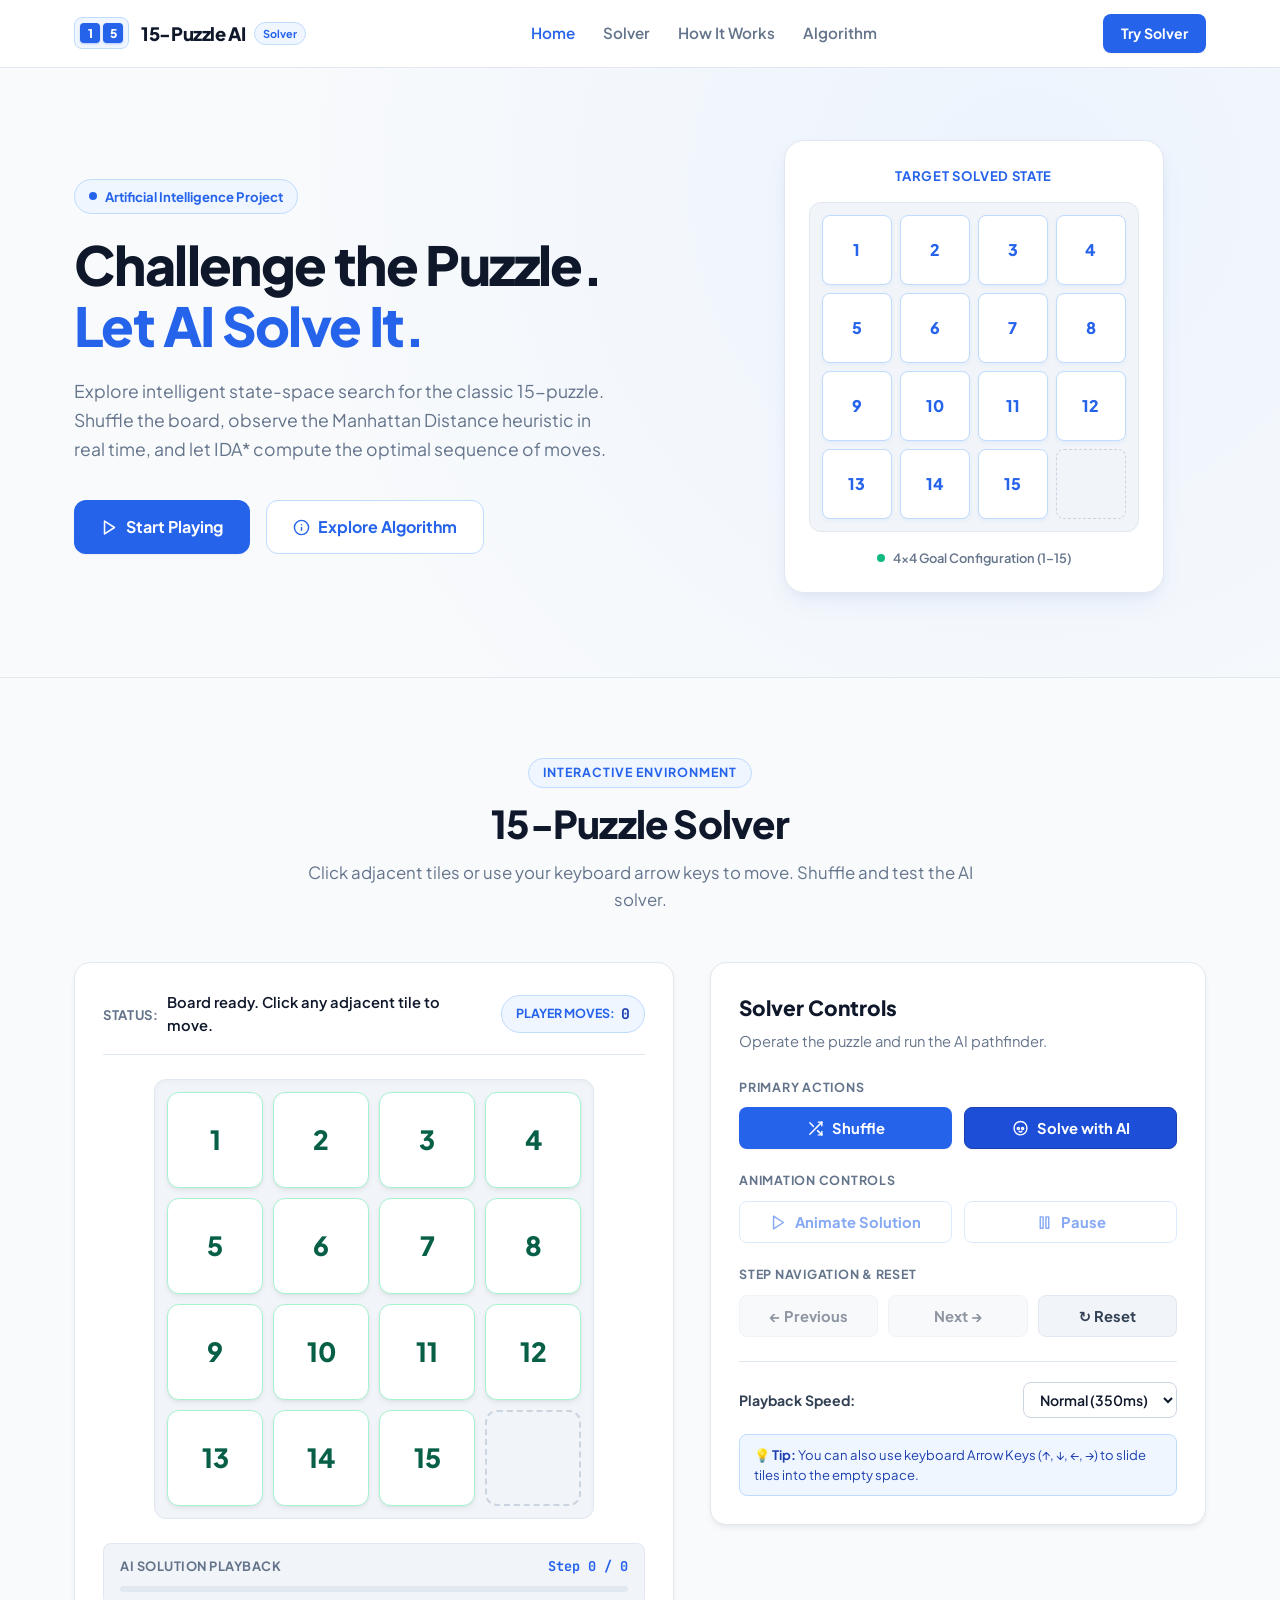
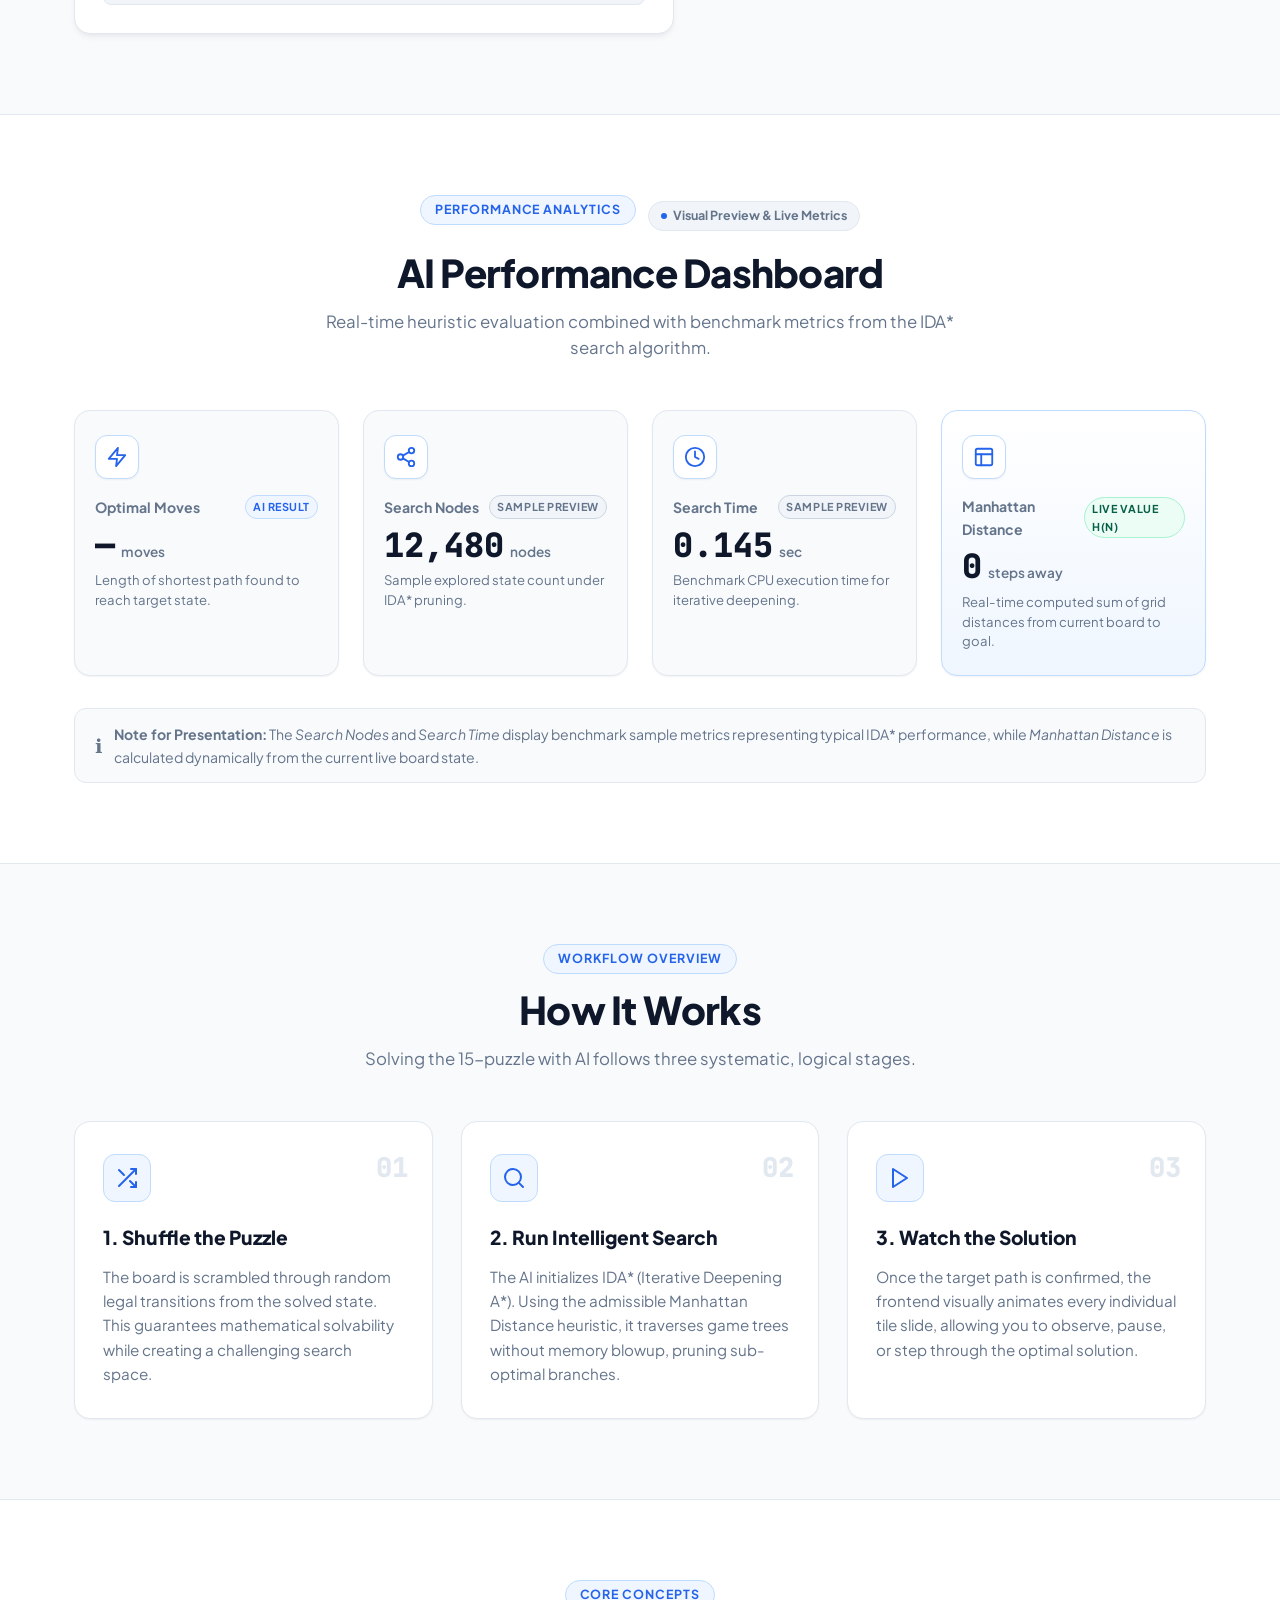
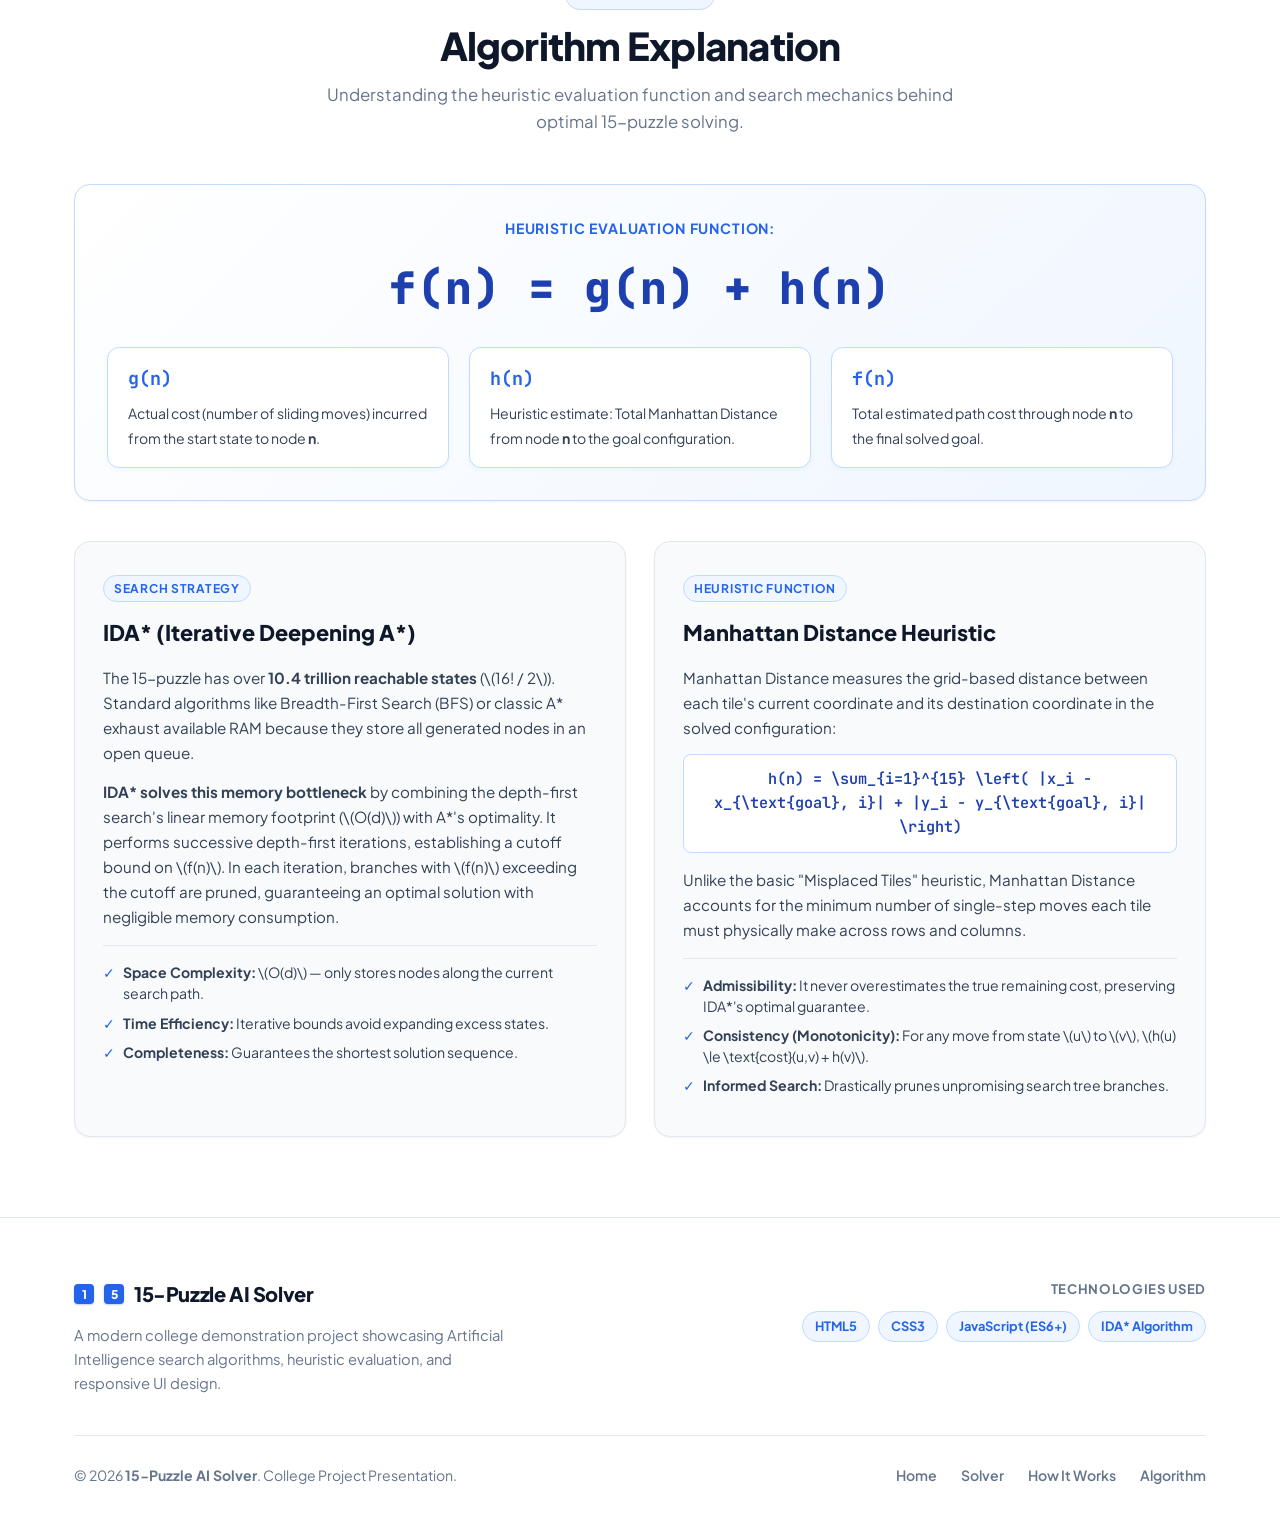
<file: index.html>
<!DOCTYPE html>
<html lang="en">
<head>
    <meta charset="UTF-8">
    <meta name="viewport" content="width=device-width, initial-scale=1.0">
    <title>15-Puzzle AI Solver - College Project</title>
    <!-- Modern clean typography -->
    <link rel="preconnect" href="https://fonts.googleapis.com">
    <link rel="preconnect" href="https://fonts.gstatic.com" crossorigin>
    <link href="https://fonts.googleapis.com/css2?family=Plus+Jakarta+Sans:wght@400;500;600;700;800&family=JetBrains+Mono:wght@500;600&display=swap" rel="stylesheet">
    <link rel="stylesheet" href="style.css">
</head>
<body>

    <!-- 1. Navigation Bar -->
    <header class="navbar">
        <div class="nav-container">
            <a href="#home" class="logo">
                <div class="logo-icon">
                    <span class="logo-tile">1</span>
                    <span class="logo-tile">5</span>
                </div>
                <div class="logo-text">
                    <span class="logo-title">15-Puzzle AI</span>
                    <span class="logo-badge">Solver</span>
                </div>
            </a>

            <nav class="nav-links">
                <a href="#home" class="nav-link active">Home</a>
                <a href="#solver" class="nav-link">Solver</a>
                <a href="#how-it-works" class="nav-link">How It Works</a>
                <a href="#algorithm" class="nav-link">Algorithm</a>
            </nav>

            <a href="#solver" class="nav-cta">Try Solver</a>
        </div>
    </header>

    <main>
        <!-- 2. Hero Section -->
        <section class="hero-section" id="home">
            <div class="hero-container">
                <div class="hero-text">
                    <div class="hero-badge">
                        <span class="badge-dot"></span>
                        Artificial Intelligence Project
                    </div>
                    <h1 class="hero-title">Challenge the Puzzle.<br><span class="highlight">Let AI Solve It.</span></h1>
                    <p class="hero-desc">
                        Explore intelligent state-space search for the classic 15-puzzle. Shuffle the board, observe the Manhattan Distance heuristic in real time, and let IDA* compute the optimal sequence of moves.
                    </p>
                    <div class="hero-actions">
                        <a href="#solver" class="btn btn-primary btn-large">
                            <svg class="btn-icon" viewBox="0 0 24 24" fill="none" stroke="currentColor" stroke-width="2.2" stroke-linecap="round" stroke-linejoin="round">
                                <polygon points="5 3 19 12 5 21 5 3"></polygon>
                            </svg>
                            Start Playing
                        </a>
                        <a href="#algorithm" class="btn btn-secondary btn-large">
                            <svg class="btn-icon" viewBox="0 0 24 24" fill="none" stroke="currentColor" stroke-width="2" stroke-linecap="round" stroke-linejoin="round">
                                <circle cx="12" cy="12" r="10"></circle>
                                <line x1="12" y1="16" x2="12" y2="12"></line>
                                <line x1="12" y1="8" x2="12.01" y2="8"></line>
                            </svg>
                            Explore Algorithm
                        </a>
                    </div>
                </div>

                <!-- Small Puzzle Illustration -->
                <div class="hero-visual">
                    <div class="illustration-card">
                        <div class="card-caption">Target Solved State</div>
                        <div class="mini-grid">
                            <div class="mini-tile">1</div>
                            <div class="mini-tile">2</div>
                            <div class="mini-tile">3</div>
                            <div class="mini-tile">4</div>
                            <div class="mini-tile">5</div>
                            <div class="mini-tile">6</div>
                            <div class="mini-tile">7</div>
                            <div class="mini-tile">8</div>
                            <div class="mini-tile">9</div>
                            <div class="mini-tile">10</div>
                            <div class="mini-tile">11</div>
                            <div class="mini-tile">12</div>
                            <div class="mini-tile">13</div>
                            <div class="mini-tile">14</div>
                            <div class="mini-tile">15</div>
                            <div class="mini-tile mini-empty"></div>
                        </div>
                        <div class="illustration-footer">
                            <span class="status-indicator-dot"></span>
                            4×4 Goal Configuration (1–15)
                        </div>
                    </div>
                </div>
            </div>
        </section>

        <!-- 3. Puzzle Solver Section -->
        <section class="solver-section" id="solver">
            <div class="section-container">
                <div class="section-header">
                    <span class="section-tag">Interactive Environment</span>
                    <h2 class="section-title">15-Puzzle Solver</h2>
                    <p class="section-subtitle">Click adjacent tiles or use your keyboard arrow keys to move. Shuffle and test the AI solver.</p>
                </div>

                <div class="solver-layout">
                    <!-- Left: The Interactive 4x4 Puzzle Board -->
                    <div class="board-column">
                        <div class="board-card">
                            <div class="board-card-header">
                                <div class="board-status-info">
                                    <span class="status-label">Status:</span>
                                    <span class="status-message" id="statusMessage">Board ready. Click any adjacent tile to move.</span>
                                </div>
                                <div class="move-counter-pill">
                                    <span class="pill-label">Player Moves:</span>
                                    <span class="pill-value" id="playerMoves">0</span>
                                </div>
                            </div>

                            <!-- 4x4 Grid Board -->
                            <div class="puzzle-container">
                                <div class="puzzle-grid" id="puzzleGrid" tabindex="0" aria-label="15-puzzle grid. Click tiles or use arrow keys to slide tiles into the empty space.">
                                    <!-- 16 tiles rendered dynamically via JavaScript -->
                                </div>
                            </div>

                            <!-- Solution Playback Progress Bar -->
                            <div class="solution-progress-box">
                                <div class="progress-labels">
                                    <span class="progress-title">AI Solution Playback</span>
                                    <span class="progress-step-text" id="solutionStepText">Step 0 / 0</span>
                                </div>
                                <div class="progress-track">
                                    <div class="progress-fill" id="progressFill"></div>
                                </div>
                            </div>
                        </div>
                    </div>

                    <!-- Right: Control Panel -->
                    <div class="controls-column">
                        <div class="controls-card">
                            <h3 class="controls-card-title">Solver Controls</h3>
                            <p class="controls-card-desc">Operate the puzzle and run the AI pathfinder.</p>

                            <!-- Primary Actions -->
                            <div class="control-group">
                                <label class="group-label">Primary Actions</label>
                                <div class="btn-grid-2">
                                    <button class="btn btn-primary" id="shuffleBtn">
                                        <svg class="btn-icon" viewBox="0 0 24 24" fill="none" stroke="currentColor" stroke-width="2" stroke-linecap="round" stroke-linejoin="round">
                                            <polyline points="16 3 21 3 21 8"></polyline>
                                            <line x1="4" y1="20" x2="21" y2="3"></line>
                                            <polyline points="21 16 21 21 16 21"></polyline>
                                            <line x1="15" y1="15" x2="21" y2="21"></line>
                                            <line x1="4" y1="4" x2="9" y2="9"></line>
                                        </svg>
                                        Shuffle
                                    </button>
                                    <button class="btn btn-primary btn-accent" id="solveBtn">
                                        <svg class="btn-icon" viewBox="0 0 24 24" fill="none" stroke="currentColor" stroke-width="2" stroke-linecap="round" stroke-linejoin="round">
                                            <path d="M12 2a9 9 0 0 1 9 9v1a9 9 0 0 1-9 9 9 9 0 0 1-9-9V11a9 9 0 0 1 9-9z"></path>
                                            <circle cx="9" cy="12" r="1.5"></circle>
                                            <circle cx="15" cy="12" r="1.5"></circle>
                                            <path d="M10 16s1 1 2 1 2-1 2-1"></path>
                                        </svg>
                                        Solve with AI
                                    </button>
                                </div>
                            </div>

                            <!-- Playback Actions -->
                            <div class="control-group">
                                <label class="group-label">Animation Controls</label>
                                <div class="btn-grid-2">
                                    <button class="btn btn-outline" id="playBtn" disabled>
                                        <svg class="btn-icon" viewBox="0 0 24 24" fill="none" stroke="currentColor" stroke-width="2" stroke-linecap="round" stroke-linejoin="round">
                                            <polygon points="5 3 19 12 5 21 5 3"></polygon>
                                        </svg>
                                        Animate Solution
                                    </button>
                                    <button class="btn btn-outline" id="pauseBtn" disabled>
                                        <svg class="btn-icon" viewBox="0 0 24 24" fill="none" stroke="currentColor" stroke-width="2" stroke-linecap="round" stroke-linejoin="round">
                                            <rect x="6" y="4" width="4" height="16"></rect>
                                            <rect x="14" y="4" width="4" height="16"></rect>
                                        </svg>
                                        Pause
                                    </button>
                                </div>
                            </div>

                            <!-- Step Controls -->
                            <div class="control-group">
                                <label class="group-label">Step Navigation & Reset</label>
                                <div class="btn-grid-3">
                                    <button class="btn btn-subtle" id="prevBtn" disabled>
                                        ← Previous
                                    </button>
                                    <button class="btn btn-subtle" id="nextBtn" disabled>
                                        Next →
                                    </button>
                                    <button class="btn btn-subtle" id="resetBtn">
                                        ↻ Reset
                                    </button>
                                </div>
                            </div>

                            <!-- Speed Settings & Hint -->
                            <div class="control-footer">
                                <div class="speed-selector">
                                    <label for="speedSelect" class="speed-label">Playback Speed:</label>
                                    <select id="speedSelect" class="speed-dropdown">
                                        <option value="600">Slow (600ms)</option>
                                        <option value="350" selected>Normal (350ms)</option>
                                        <option value="180">Fast (180ms)</option>
                                    </select>
                                </div>
                                <div class="keyboard-hint">
                                    💡 <span><strong>Tip:</strong> You can also use keyboard Arrow Keys (↑, ↓, ←, →) to slide tiles into the empty space.</span>
                                </div>
                            </div>
                        </div>
                    </div>
                </div>
            </div>
        </section>

        <!-- 4. AI Performance Dashboard -->
        <section class="dashboard-section" id="dashboard">
            <div class="section-container">
                <div class="section-header">
                    <div class="dashboard-badge-row">
                        <span class="section-tag">Performance Analytics</span>
                        <span class="preview-tag">
                            <span class="preview-badge-dot"></span>
                            Visual Preview & Live Metrics
                        </span>
                    </div>
                    <h2 class="section-title">AI Performance Dashboard</h2>
                    <p class="section-subtitle">Real-time heuristic evaluation combined with benchmark metrics from the IDA* search algorithm.</p>
                </div>

                <!-- 4 Metric Cards -->
                <div class="metrics-grid">
                    <!-- Metric 1: Optimal Moves -->
                    <div class="metric-card">
                        <div class="metric-icon-wrap">
                            <svg class="metric-icon" viewBox="0 0 24 24" fill="none" stroke="currentColor" stroke-width="2" stroke-linecap="round" stroke-linejoin="round">
                                <path d="M13 2L3 14h9l-1 8 10-12h-9l1-8z"></path>
                            </svg>
                        </div>
                        <div class="metric-content">
                            <div class="metric-header-line">
                                <span class="metric-title">Optimal Moves</span>
                                <span class="metric-badge-type">AI Result</span>
                            </div>
                            <div class="metric-value-row">
                                <span class="metric-number" id="metricMoves">—</span>
                                <span class="metric-unit">moves</span>
                            </div>
                            <p class="metric-description">Length of shortest path found to reach target state.</p>
                        </div>
                    </div>

                    <div class="metric-card">
                        <div class="metric-icon-wrap">
                            <svg class="metric-icon" viewBox="0 0 24 24" fill="none" stroke="currentColor" stroke-width="2" stroke-linecap="round" stroke-linejoin="round">
                                <circle cx="18" cy="5" r="3"></circle>
                                <circle cx="6" cy="12" r="3"></circle>
                                <circle cx="18" cy="19" r="3"></circle>
                                <line x1="8.59" y1="13.51" x2="15.42" y2="17.49"></line>
                                <line x1="15.41" y1="6.51" x2="8.59" y2="10.49"></line>
                            </svg>
                        </div>
                        <div class="metric-content">
                            <div class="metric-header-line">
                                <span class="metric-title">Search Nodes</span>
                                <span class="metric-badge-type preview-badge">Sample Preview</span>
                            </div>
                            <div class="metric-value-row">
                                <span class="metric-number" id="metricNodes">12,480</span>
                                <span class="metric-unit">nodes</span>
                            </div>
                            <p class="metric-description">Sample explored state count under IDA* pruning.</p>
                        </div>
                    </div>

                   
                    <div class="metric-card">
                        <div class="metric-icon-wrap">
                            <svg class="metric-icon" viewBox="0 0 24 24" fill="none" stroke="currentColor" stroke-width="2" stroke-linecap="round" stroke-linejoin="round">
                                <circle cx="12" cy="12" r="10"></circle>
                                <polyline points="12 6 12 12 16 14"></polyline>
                            </svg>
                        </div>
                        <div class="metric-content">
                            <div class="metric-header-line">
                                <span class="metric-title">Search Time</span>
                                <span class="metric-badge-type preview-badge">Sample Preview</span>
                            </div>
                            <div class="metric-value-row">
                                <span class="metric-number" id="metricTime">0.145</span>
                                <span class="metric-unit">sec</span>
                            </div>
                            <p class="metric-description">Benchmark CPU execution time for iterative deepening.</p>
                        </div>
                    </div>

                   
                    <div class="metric-card metric-card-live">
                        <div class="metric-icon-wrap">
                            <svg class="metric-icon" viewBox="0 0 24 24" fill="none" stroke="currentColor" stroke-width="2" stroke-linecap="round" stroke-linejoin="round">
                                <rect x="3" y="3" width="18" height="18" rx="2" ry="2"></rect>
                                <line x1="3" y1="9" x2="21" y2="9"></line>
                                <line x1="9" y1="21" x2="9" y2="9"></line>
                            </svg>
                        </div>
                        <div class="metric-content">
                            <div class="metric-header-line">
                                <span class="metric-title">Manhattan Distance</span>
                                <span class="metric-badge-type live-badge">Live Value h(n)</span>
                            </div>
                            <div class="metric-value-row">
                                <span class="metric-number" id="metricDistance">0</span>
                                <span class="metric-unit">steps away</span>
                            </div>
                            <p class="metric-description">Real-time computed sum of grid distances from current board to goal.</p>
                        </div>
                    </div>
                </div>

                
                <div class="dashboard-disclaimer">
                    <span class="disclaimer-icon">ℹ️</span>
                    <span>
                        <strong>Note for Presentation:</strong> The <em>Search Nodes</em> and <em>Search Time</em> display benchmark sample metrics representing typical IDA* performance, while <em>Manhattan Distance</em> is calculated dynamically from the current live board state.
                    </span>
                </div>
            </div>
        </section>

   
        <section class="how-it-works-section" id="how-it-works">
            <div class="section-container">
                <div class="section-header">
                    <span class="section-tag">Workflow Overview</span>
                    <h2 class="section-title">How It Works</h2>
                    <p class="section-subtitle">Solving the 15-puzzle with AI follows three systematic, logical stages.</p>
                </div>

                <div class="steps-grid">
                   
                    <div class="step-card">
                        <div class="step-number">01</div>
                        <div class="step-icon-wrap">
                            <svg class="step-svg" viewBox="0 0 24 24" fill="none" stroke="currentColor" stroke-width="2" stroke-linecap="round" stroke-linejoin="round">
                                <polyline points="16 3 21 3 21 8"></polyline>
                                <line x1="4" y1="20" x2="21" y2="3"></line>
                                <polyline points="21 16 21 21 16 21"></polyline>
                                <line x1="15" y1="15" x2="21" y2="21"></line>
                                <line x1="4" y1="4" x2="9" y2="9"></line>
                            </svg>
                        </div>
                        <h3 class="step-title">1. Shuffle the Puzzle</h3>
                        <p class="step-desc">
                            The board is scrambled through random legal transitions from the solved state. This guarantees mathematical solvability while creating a challenging search space.
                        </p>
                    </div>

                    
                    <div class="step-card">
                        <div class="step-number">02</div>
                        <div class="step-icon-wrap">
                            <svg class="step-svg" viewBox="0 0 24 24" fill="none" stroke="currentColor" stroke-width="2" stroke-linecap="round" stroke-linejoin="round">
                                <circle cx="11" cy="11" r="8"></circle>
                                <line x1="21" y1="21" x2="16.65" y2="16.65"></line>
                            </svg>
                        </div>
                        <h3 class="step-title">2. Run Intelligent Search</h3>
                        <p class="step-desc">
                            The AI initializes IDA* (Iterative Deepening A*). Using the admissible Manhattan Distance heuristic, it traverses game trees without memory blowup, pruning sub-optimal branches.
                        </p>
                    </div>

                    
                    <div class="step-card">
                        <div class="step-number">03</div>
                        <div class="step-icon-wrap">
                            <svg class="step-svg" viewBox="0 0 24 24" fill="none" stroke="currentColor" stroke-width="2" stroke-linecap="round" stroke-linejoin="round">
                                <polygon points="5 3 19 12 5 21 5 3"></polygon>
                            </svg>
                        </div>
                        <h3 class="step-title">3. Watch the Solution</h3>
                        <p class="step-desc">
                            Once the target path is confirmed, the frontend visually animates every individual tile slide, allowing you to observe, pause, or step through the optimal solution.
                        </p>
                    </div>
                </div>
            </div>
        </section>

        
        <section class="algorithm-section" id="algorithm">
            <div class="section-container">
                <div class="section-header">
                    <span class="section-tag">Core Concepts</span>
                    <h2 class="section-title">Algorithm Explanation</h2>
                    <p class="section-subtitle">Understanding the heuristic evaluation function and search mechanics behind optimal 15-puzzle solving.</p>
                </div>

                <div class="formula-banner">
                    <div class="formula-intro">Heuristic Evaluation Function:</div>
                    <div class="formula-code">f(n) = g(n) + h(n)</div>
                    <div class="formula-breakdown">
                        <div class="formula-term">
                            <span class="term-name">g(n)</span>
                            <span class="term-desc">Actual cost (number of sliding moves) incurred from the start state to node <strong>n</strong>.</span>
                        </div>
                        <div class="formula-term">
                            <span class="term-name">h(n)</span>
                            <span class="term-desc">Heuristic estimate: Total Manhattan Distance from node <strong>n</strong> to the goal configuration.</span>
                        </div>
                        <div class="formula-term">
                            <span class="term-name">f(n)</span>
                            <span class="term-desc">Total estimated path cost through node <strong>n</strong> to the final solved goal.</span>
                        </div>
                    </div>
                </div>

               
                <div class="algo-details-grid">
                    <div class="algo-card">
                        <div class="algo-card-badge">Search Strategy</div>
                        <h3 class="algo-card-title">IDA* (Iterative Deepening A*)</h3>
                        <p class="algo-text">
                            The 15-puzzle has over <strong>10.4 trillion reachable states</strong> (\(16! / 2\)). Standard algorithms like Breadth-First Search (BFS) or classic A* exhaust available RAM because they store all generated nodes in an open queue.
                        </p>
                        <p class="algo-text">
                            <strong>IDA* solves this memory bottleneck</strong> by combining the depth-first search's linear memory footprint (\(O(d)\)) with A*'s optimality. It performs successive depth-first iterations, establishing a cutoff bound on \(f(n)\). In each iteration, branches with \(f(n)\) exceeding the cutoff are pruned, guaranteeing an optimal solution with negligible memory consumption.
                        </p>
                        <ul class="algo-list">
                            <li><strong>Space Complexity:</strong> \(O(d)\) — only stores nodes along the current search path.</li>
                            <li><strong>Time Efficiency:</strong> Iterative bounds avoid expanding excess states.</li>
                            <li><strong>Completeness:</strong> Guarantees the shortest solution sequence.</li>
                        </ul>
                    </div>

                    <div class="algo-card">
                        <div class="algo-card-badge">Heuristic Function</div>
                        <h3 class="algo-card-title">Manhattan Distance Heuristic</h3>
                        <p class="algo-text">
                            Manhattan Distance measures the grid-based distance between each tile's current coordinate and its destination coordinate in the solved configuration:
                        </p>
                        <div class="inline-formula">
                            h(n) = \sum_{i=1}^{15} \left( |x_i - x_{\text{goal}, i}| + |y_i - y_{\text{goal}, i}| \right)
                        </div>
                        <p class="algo-text">
                            Unlike the basic "Misplaced Tiles" heuristic, Manhattan Distance accounts for the minimum number of single-step moves each tile must physically make across rows and columns.
                        </p>
                        <ul class="algo-list">
                            <li><strong>Admissibility:</strong> It never overestimates the true remaining cost, preserving IDA*'s optimal guarantee.</li>
                            <li><strong>Consistency (Monotonicity):</strong> For any move from state \(u\) to \(v\), \(h(u) \le \text{cost}(u,v) + h(v)\).</li>
                            <li><strong>Informed Search:</strong> Drastically prunes unpromising search tree branches.</li>
                        </ul>
                    </div>
                </div>
            </div>
        </section>
    </main>

    <footer class="site-footer">
        <div class="footer-container">
            <div class="footer-top">
                <div class="footer-brand">
                    <div class="footer-logo">
                        <span class="logo-tile">1</span>
                        <span class="logo-tile">5</span>
                        <span class="footer-title">15-Puzzle AI Solver</span>
                    </div>
                    <p class="footer-desc">
                        A modern college demonstration project showcasing Artificial Intelligence search algorithms, heuristic evaluation, and responsive UI design.
                    </p>
                </div>

                <div class="footer-tech-stack">
                    <span class="tech-title">Technologies Used</span>
                    <div class="tech-tags">
                        <span class="tech-tag">HTML5</span>
                        <span class="tech-tag">CSS3</span>
                        <span class="tech-tag">JavaScript (ES6+)</span>
                        <span class="tech-tag">IDA* Algorithm</span>
                    </div>
                </div>
            </div>

            <div class="footer-bottom">
                <p class="copyright">
                    &copy; 2026 <strong>15-Puzzle AI Solver</strong>. College Project Presentation.
                </p>
                <div class="footer-links">
                    <a href="#home">Home</a>
                    <a href="#solver">Solver</a>
                    <a href="#how-it-works">How It Works</a>
                    <a href="#algorithm">Algorithm</a>
                </div>
            </div>
        </div>
    </footer>

    <script src="script.js"></script>
</body>
</html>
</file>
<file: style.css>
:root {
  
    --primary: #2563eb;          
    --primary-hover: #1d4ed8;    
    --primary-light: #eff6ff;    
    --primary-border: #bfdbfe;   
    --primary-dark: #1e40af;

    --bg-page: #f8fafc;          
    --bg-card: #ffffff;          
    --bg-subtle: #f1f5f9;        
    
    --text-title: #0f172a;       
    --text-body: #334155;        
    --text-muted: #64748b;       
    
    --border-light: #e2e8f0;     
    --border-card: #cbd5e1;
    
    --success: #10b981;
    --success-bg: #ecfdf5;
    --warning: #f59e0b;

    /* Shadows */
    --shadow-sm: 0 1px 2px 0 rgba(0, 0, 0, 0.05);
    --shadow-md: 0 4px 6px -1px rgba(15, 23, 42, 0.06), 0 2px 4px -2px rgba(15, 23, 42, 0.04);
    --shadow-lg: 0 10px 15px -3px rgba(15, 23, 42, 0.08), 0 4px 6px -4px rgba(15, 23, 42, 0.03);
    --shadow-board: 0 12px 24px -4px rgba(37, 99, 235, 0.08), 0 4px 12px -2px rgba(15, 23, 42, 0.04);

    /* Radii */
    --radius-sm: 8px;
    --radius-md: 12px;
    --radius-lg: 16px;
    --radius-xl: 20px;
    --radius-full: 9999px;

    /* Fonts */
    --font-main: 'Plus Jakarta Sans', system-ui, -apple-system, BlinkMacSystemFont, 'Segoe UI', Roboto, sans-serif;
    --font-mono: 'JetBrains Mono', SFMono-Regular, Menlo, Monaco, Consolas, monospace;

    /* Layout Constraints */
    --max-width: 1180px;
    --transition-fast: 0.18s ease;
    --transition-normal: 0.25s ease;
}

*, *::before, *::after {
    margin: 0;
    padding: 0;
    box-sizing: border-box;
}

html {
    scroll-behavior: smooth;
    font-size: 16px;
}

body {
    font-family: var(--font-main);
    background-color: var(--bg-page);
    color: var(--text-body);
    line-height: 1.6;
    -webkit-font-smoothing: antialiased;
    -moz-osx-font-smoothing: grayscale;
}

a {
    color: var(--primary);
    text-decoration: none;
    transition: color var(--transition-fast);
}

a:hover {
    color: var(--primary-hover);
}

button, select {
    font-family: inherit;
}

.section-container {
    width: 100%;
    max-width: var(--max-width);
    margin: 0 auto;
    padding: 0 24px;
}


.section-header {
    text-align: center;
    max-width: 680px;
    margin: 0 auto 48px auto;
}

.section-tag {
    display: inline-block;
    font-size: 0.78rem;
    font-weight: 700;
    text-transform: uppercase;
    letter-spacing: 0.08em;
    color: var(--primary);
    background: var(--primary-light);
    border: 1px solid var(--primary-border);
    padding: 4px 14px;
    border-radius: var(--radius-full);
    margin-bottom: 12px;
}

.section-title {
    font-size: clamp(1.8rem, 3vw, 2.4rem);
    font-weight: 800;
    color: var(--text-title);
    letter-spacing: -0.02em;
    line-height: 1.25;
    margin-bottom: 12px;
}

.section-subtitle {
    font-size: 1.05rem;
    color: var(--text-muted);
    line-height: 1.6;
}


.navbar {
    position: sticky;
    top: 0;
    z-index: 1000;
    background: rgba(255, 255, 255, 0.94);
    backdrop-filter: blur(12px);
    -webkit-backdrop-filter: blur(12px);
    border-bottom: 1px solid var(--border-light);
    transition: all var(--transition-normal);
}

.nav-container {
    max-width: var(--max-width);
    margin: 0 auto;
    padding: 14px 24px;
    display: flex;
    align-items: center;
    justify-content: space-between;
}

.logo {
    display: flex;
    align-items: center;
    gap: 12px;
    text-decoration: none;
}

.logo-icon {
    display: flex;
    gap: 3px;
    background: var(--primary-light);
    padding: 5px;
    border-radius: var(--radius-sm);
    border: 1px solid var(--primary-border);
}

.logo-tile {
    width: 20px;
    height: 20px;
    background: var(--primary);
    color: #ffffff;
    font-size: 0.75rem;
    font-weight: 800;
    display: flex;
    align-items: center;
    justify-content: center;
    border-radius: 4px;
    box-shadow: 0 1px 2px rgba(37, 99, 235, 0.3);
}

.logo-text {
    display: flex;
    align-items: center;
    gap: 8px;
}

.logo-title {
    font-size: 1.15rem;
    font-weight: 800;
    color: var(--text-title);
    letter-spacing: -0.02em;
}

.logo-badge {
    font-size: 0.68rem;
    font-weight: 700;
    color: var(--primary);
    background: var(--primary-light);
    padding: 2px 8px;
    border-radius: var(--radius-full);
    border: 1px solid var(--primary-border);
}

.nav-links {
    display: flex;
    align-items: center;
    gap: 28px;
}

.nav-link {
    font-size: 0.95rem;
    font-weight: 600;
    color: var(--text-muted);
    transition: color var(--transition-fast);
}

.nav-link:hover {
    color: var(--primary);
}

.nav-link.active {
    color: var(--primary);
}

.nav-cta {
    font-size: 0.88rem;
    font-weight: 700;
    color: #ffffff;
    background: var(--primary);
    padding: 8px 18px;
    border-radius: var(--radius-sm);
    box-shadow: var(--shadow-sm);
    transition: all var(--transition-fast);
}

.nav-cta:hover {
    background: var(--primary-hover);
    color: #ffffff;
    transform: translateY(-1px);
    box-shadow: var(--shadow-md);
}


.hero-section {
    padding: 72px 0 84px 0;
    background: radial-gradient(circle at 80% 20%, rgba(219, 234, 254, 0.4) 0%, rgba(248, 250, 252, 0) 65%);
    border-bottom: 1px solid var(--border-light);
}

.hero-container {
    max-width: var(--max-width);
    margin: 0 auto;
    padding: 0 24px;
    display: grid;
    grid-template-columns: 1.25fr 0.95fr;
    gap: 56px;
    align-items: center;
}

.hero-badge {
    display: inline-flex;
    align-items: center;
    gap: 8px;
    font-size: 0.82rem;
    font-weight: 700;
    color: var(--primary);
    background: var(--primary-light);
    border: 1px solid var(--primary-border);
    padding: 6px 14px;
    border-radius: var(--radius-full);
    margin-bottom: 20px;
}

.badge-dot {
    width: 8px;
    height: 8px;
    background: var(--primary);
    border-radius: 50%;
    animation: pulseDot 2s infinite ease-in-out;
}

@keyframes pulseDot {
    0%, 100% { opacity: 1; transform: scale(1); }
    50% { opacity: 0.4; transform: scale(0.85); }
}

.hero-title {
    font-size: clamp(2.2rem, 4.2vw, 3.4rem);
    font-weight: 800;
    color: var(--text-title);
    line-height: 1.15;
    letter-spacing: -0.03em;
    margin-bottom: 20px;
}

.hero-title .highlight {
    color: var(--primary);
    position: relative;
    display: inline-block;
}

.hero-desc {
    font-size: 1.1rem;
    color: var(--text-muted);
    line-height: 1.65;
    margin-bottom: 36px;
    max-width: 540px;
}

.hero-actions {
    display: flex;
    gap: 16px;
    flex-wrap: wrap;
}

/* Hero Puzzle Illustration Card */
.hero-visual {
    display: flex;
    justify-content: center;
}

.illustration-card {
    background: var(--bg-card);
    border: 1px solid var(--border-light);
    border-radius: var(--radius-xl);
    padding: 24px;
    box-shadow: var(--shadow-board);
    width: 100%;
    max-width: 380px;
}

.card-caption {
    font-size: 0.82rem;
    font-weight: 700;
    text-transform: uppercase;
    letter-spacing: 0.05em;
    color: var(--primary);
    text-align: center;
    margin-bottom: 16px;
}

.mini-grid {
    display: grid;
    grid-template-columns: repeat(4, 1fr);
    gap: 8px;
    background: var(--bg-subtle);
    padding: 12px;
    border-radius: var(--radius-md);
    border: 1px solid var(--border-light);
}

.mini-tile {
    aspect-ratio: 1 / 1;
    background: #ffffff;
    border: 1px solid var(--primary-border);
    color: var(--primary);
    font-weight: 800;
    font-size: 1rem;
    border-radius: var(--radius-sm);
    display: flex;
    align-items: center;
    justify-content: center;
    box-shadow: 0 2px 4px rgba(37, 99, 235, 0.06);
    transition: transform var(--transition-fast);
}

.mini-tile:hover {
    transform: scale(1.05);
}

.mini-tile.mini-empty {
    background: transparent;
    border: 1.5px dashed var(--border-card);
    box-shadow: none;
}

.illustration-footer {
    display: flex;
    align-items: center;
    justify-content: center;
    gap: 8px;
    font-size: 0.8rem;
    font-weight: 600;
    color: var(--text-muted);
    margin-top: 16px;
}

.status-indicator-dot {
    width: 8px;
    height: 8px;
    background: var(--success);
    border-radius: 50%;
}


.solver-section {
    padding: 80px 0;
}

.solver-layout {
    display: grid;
    grid-template-columns: 1.15fr 0.95fr;
    gap: 36px;
    align-items: start;
}

/* Left: Board Card */
.board-card {
    background: var(--bg-card);
    border: 1px solid var(--border-light);
    border-radius: var(--radius-lg);
    padding: 28px;
    box-shadow: var(--shadow-md);
}

.board-card-header {
    display: flex;
    justify-content: space-between;
    align-items: center;
    gap: 16px;
    margin-bottom: 24px;
    padding-bottom: 16px;
    border-bottom: 1px solid var(--border-light);
}

.board-status-info {
    display: flex;
    align-items: center;
    gap: 8px;
    flex: 1;
}

.status-label {
    font-size: 0.82rem;
    font-weight: 700;
    text-transform: uppercase;
    color: var(--text-muted);
    letter-spacing: 0.05em;
}

.status-message {
    font-size: 0.92rem;
    font-weight: 600;
    color: var(--text-title);
}

.move-counter-pill {
    display: flex;
    align-items: center;
    gap: 6px;
    background: var(--primary-light);
    border: 1px solid var(--primary-border);
    padding: 6px 14px;
    border-radius: var(--radius-full);
}

.pill-label {
    font-size: 0.78rem;
    font-weight: 700;
    color: var(--primary);
    text-transform: uppercase;
}

.pill-value {
    font-family: var(--font-mono);
    font-size: 0.92rem;
    font-weight: 700;
    color: var(--primary-dark);
}

/* 4x4 Puzzle Grid Container */
.puzzle-container {
    display: flex;
    justify-content: center;
    margin-bottom: 24px;
}

.puzzle-grid {
    width: 100%;
    max-width: 440px;
    aspect-ratio: 1 / 1;
    display: grid;
    grid-template-columns: repeat(4, 1fr);
    grid-template-rows: repeat(4, 1fr);
    gap: 10px;
    background: var(--bg-subtle);
    padding: 12px;
    border-radius: var(--radius-md);
    border: 1px solid var(--border-light);
    box-shadow: inset 0 2px 4px rgba(0, 0, 0, 0.03);
    outline: none;
    user-select: none;
}

.puzzle-grid:focus-visible {
    border-color: var(--primary);
    box-shadow: 0 0 0 3px rgba(37, 99, 235, 0.2);
}

/* Individual Tiles */
.tile {
    aspect-ratio: 1 / 1;
    background: #ffffff;
    border: 1.5px solid var(--border-card);
    border-radius: var(--radius-md);
    color: var(--primary-dark);
    font-size: clamp(1.2rem, 2.8vw, 1.65rem);
    font-weight: 800;
    display: flex;
    align-items: center;
    justify-content: center;
    cursor: default;
    box-shadow: 0 3px 6px -1px rgba(15, 23, 42, 0.07), 0 1px 3px rgba(0, 0, 0, 0.04);
    transition: transform var(--transition-fast), background-color var(--transition-fast), border-color var(--transition-fast), box-shadow var(--transition-fast);
}

.tile.movable {
    cursor: pointer;
    border-color: var(--primary-border);
}

.tile.movable:hover {
    background-color: var(--primary-light);
    border-color: var(--primary);
    color: var(--primary);
    transform: translateY(-2px);
    box-shadow: 0 6px 12px -2px rgba(37, 99, 235, 0.15);
}

.tile.movable:active {
    transform: scale(0.96);
}

.tile.tile-empty {
    background: transparent;
    border: 2px dashed #cbd5e1;
    box-shadow: none;
    cursor: default;
}

.tile.tile-correct {
    border-color: #a7f3d0;
    color: #065f46;
}

/* Solution Playback Progress Bar */
.solution-progress-box {
    background: var(--bg-subtle);
    border: 1px solid var(--border-light);
    border-radius: var(--radius-sm);
    padding: 12px 16px;
}

.progress-labels {
    display: flex;
    justify-content: space-between;
    align-items: center;
    margin-bottom: 8px;
}

.progress-title {
    font-size: 0.8rem;
    font-weight: 700;
    color: var(--text-muted);
    text-transform: uppercase;
    letter-spacing: 0.04em;
}

.progress-step-text {
    font-family: var(--font-mono);
    font-size: 0.85rem;
    font-weight: 700;
    color: var(--primary);
}

.progress-track {
    width: 100%;
    height: 6px;
    background: #e2e8f0;
    border-radius: var(--radius-full);
    overflow: hidden;
}

.progress-fill {
    height: 100%;
    width: 0%;
    background: var(--primary);
    border-radius: var(--radius-full);
    transition: width var(--transition-normal);
}

/* Right: Controls Card */
.controls-card {
    background: var(--bg-card);
    border: 1px solid var(--border-light);
    border-radius: var(--radius-lg);
    padding: 28px;
    box-shadow: var(--shadow-md);
}

.controls-card-title {
    font-size: 1.3rem;
    font-weight: 800;
    color: var(--text-title);
    margin-bottom: 6px;
}

.controls-card-desc {
    font-size: 0.92rem;
    color: var(--text-muted);
    margin-bottom: 24px;
}

.control-group {
    margin-bottom: 22px;
}

.group-label {
    display: block;
    font-size: 0.78rem;
    font-weight: 700;
    text-transform: uppercase;
    letter-spacing: 0.06em;
    color: var(--text-muted);
    margin-bottom: 10px;
}

.btn-grid-2 {
    display: grid;
    grid-template-columns: 1fr 1fr;
    gap: 12px;
}

.btn-grid-3 {
    display: grid;
    grid-template-columns: 1fr 1fr 1fr;
    gap: 10px;
}

/* Button Component Styles */
.btn {
    display: inline-flex;
    align-items: center;
    justify-content: center;
    gap: 8px;
    padding: 11px 18px;
    font-size: 0.92rem;
    font-weight: 700;
    border-radius: var(--radius-sm);
    cursor: pointer;
    border: 1px solid transparent;
    transition: all var(--transition-fast);
    outline: none;
    text-decoration: none;
    white-space: nowrap;
}

.btn:disabled {
    opacity: 0.55;
    cursor: not-allowed;
    transform: none !important;
    box-shadow: none !important;
}

.btn-large {
    padding: 13px 26px;
    font-size: 1rem;
    border-radius: var(--radius-md);
}

.btn-primary {
    background: var(--primary);
    color: #ffffff;
    box-shadow: var(--shadow-sm);
}

.btn-primary:hover:not(:disabled) {
    background: var(--primary-hover);
    transform: translateY(-1px);
    box-shadow: var(--shadow-md);
}

.btn-primary.btn-accent {
    background: #1d4ed8;
    border-color: #1e40af;
}

.btn-primary.btn-accent:hover:not(:disabled) {
    background: #1e3a8a;
}

.btn-secondary {
    background: var(--bg-card);
    color: var(--primary);
    border: 1px solid var(--primary-border);
}

.btn-secondary:hover:not(:disabled) {
    background: var(--primary-light);
    border-color: var(--primary);
}

.btn-outline {
    background: #ffffff;
    color: var(--primary);
    border: 1.5px solid var(--primary-border);
}

.btn-outline:hover:not(:disabled) {
    background: var(--primary-light);
    border-color: var(--primary);
    color: var(--primary-dark);
}

.btn-subtle {
    background: var(--bg-subtle);
    color: var(--text-body);
    border: 1px solid var(--border-light);
}

.btn-subtle:hover:not(:disabled) {
    background: #e2e8f0;
    color: var(--text-title);
}

.btn-icon {
    width: 17px;
    height: 17px;
    flex-shrink: 0;
}

/* Control Footer Details */
.control-footer {
    margin-top: 24px;
    padding-top: 20px;
    border-top: 1px solid var(--border-light);
}

.speed-selector {
    display: flex;
    align-items: center;
    justify-content: space-between;
    margin-bottom: 16px;
}

.speed-label {
    font-size: 0.88rem;
    font-weight: 700;
    color: var(--text-body);
}

.speed-dropdown {
    padding: 7px 12px;
    font-size: 0.88rem;
    font-weight: 600;
    color: var(--text-title);
    background: #ffffff;
    border: 1px solid var(--border-card);
    border-radius: var(--radius-sm);
    outline: none;
    cursor: pointer;
    transition: border-color var(--transition-fast);
}

.speed-dropdown:focus {
    border-color: var(--primary);
}

.keyboard-hint {
    background: var(--primary-light);
    border: 1px solid var(--primary-border);
    border-radius: var(--radius-sm);
    padding: 10px 14px;
    font-size: 0.82rem;
    color: var(--primary-dark);
    line-height: 1.5;
}


.dashboard-section {
    padding: 80px 0;
    background: #ffffff;
    border-top: 1px solid var(--border-light);
    border-bottom: 1px solid var(--border-light);
}

.dashboard-badge-row {
    display: flex;
    align-items: center;
    justify-content: center;
    gap: 12px;
    margin-bottom: 12px;
}

.preview-tag {
    display: inline-flex;
    align-items: center;
    gap: 6px;
    font-size: 0.78rem;
    font-weight: 700;
    color: var(--text-muted);
    background: var(--bg-subtle);
    border: 1px solid var(--border-light);
    padding: 4px 12px;
    border-radius: var(--radius-full);
}

.preview-badge-dot {
    width: 6px;
    height: 6px;
    background: var(--primary);
    border-radius: 50%;
}

.metrics-grid {
    display: grid;
    grid-template-columns: repeat(4, 1fr);
    gap: 24px;
    margin-bottom: 32px;
}

.metric-card {
    background: var(--bg-page);
    border: 1px solid var(--border-light);
    border-radius: var(--radius-lg);
    padding: 24px 20px;
    box-shadow: var(--shadow-sm);
    transition: all var(--transition-normal);
    position: relative;
    overflow: hidden;
}

.metric-card:hover {
    transform: translateY(-3px);
    box-shadow: var(--shadow-md);
    border-color: var(--primary-border);
}

.metric-card-live {
    background: linear-gradient(180deg, #ffffff 0%, var(--primary-light) 100%);
    border-color: var(--primary-border);
}

.metric-icon-wrap {
    width: 44px;
    height: 44px;
    background: #ffffff;
    border: 1px solid var(--primary-border);
    border-radius: var(--radius-md);
    display: flex;
    align-items: center;
    justify-content: center;
    color: var(--primary);
    margin-bottom: 16px;
    box-shadow: var(--shadow-sm);
}

.metric-icon {
    width: 22px;
    height: 22px;
}

.metric-header-line {
    display: flex;
    align-items: center;
    justify-content: space-between;
    margin-bottom: 10px;
}

.metric-title {
    font-size: 0.88rem;
    font-weight: 700;
    color: var(--text-muted);
}

.metric-badge-type {
    font-size: 0.68rem;
    font-weight: 700;
    text-transform: uppercase;
    letter-spacing: 0.05em;
    color: var(--primary);
    background: var(--primary-light);
    border: 1px solid var(--primary-border);
    padding: 2px 7px;
    border-radius: var(--radius-full);
}

.metric-badge-type.preview-badge {
    color: var(--text-muted);
    background: #f1f5f9;
    border-color: #cbd5e1;
}

.metric-badge-type.live-badge {
    color: #065f46;
    background: #ecfdf5;
    border-color: #a7f3d0;
}

.metric-value-row {
    display: flex;
    align-items: baseline;
    gap: 6px;
    margin-bottom: 8px;
}

.metric-number {
    font-family: var(--font-mono);
    font-size: 2.1rem;
    font-weight: 800;
    color: var(--text-title);
    line-height: 1;
}

.metric-unit {
    font-size: 0.85rem;
    font-weight: 600;
    color: var(--text-muted);
}

.metric-description {
    font-size: 0.82rem;
    color: var(--text-muted);
    line-height: 1.5;
}

.dashboard-disclaimer {
    display: flex;
    align-items: center;
    gap: 12px;
    background: var(--bg-page);
    border: 1px solid var(--border-light);
    border-radius: var(--radius-md);
    padding: 14px 20px;
    font-size: 0.88rem;
    color: var(--text-muted);
}

.disclaimer-icon {
    font-size: 1.2rem;
    flex-shrink: 0;
}


.how-it-works-section {
    padding: 80px 0;
}

.steps-grid {
    display: grid;
    grid-template-columns: repeat(3, 1fr);
    gap: 28px;
}

.step-card {
    background: var(--bg-card);
    border: 1px solid var(--border-light);
    border-radius: var(--radius-lg);
    padding: 32px 28px;
    box-shadow: var(--shadow-sm);
    position: relative;
    transition: all var(--transition-normal);
}

.step-card:hover {
    transform: translateY(-4px);
    border-color: var(--primary-border);
    box-shadow: var(--shadow-md);
}

.step-number {
    position: absolute;
    top: 24px;
    right: 24px;
    font-family: var(--font-mono);
    font-size: 1.7rem;
    font-weight: 800;
    color: #e2e8f0;
}

.step-icon-wrap {
    width: 48px;
    height: 48px;
    background: var(--primary-light);
    border: 1px solid var(--primary-border);
    border-radius: var(--radius-md);
    display: flex;
    align-items: center;
    justify-content: center;
    color: var(--primary);
    margin-bottom: 20px;
}

.step-svg {
    width: 24px;
    height: 24px;
}

.step-title {
    font-size: 1.2rem;
    font-weight: 800;
    color: var(--text-title);
    margin-bottom: 12px;
}

.step-desc {
    font-size: 0.95rem;
    color: var(--text-muted);
    line-height: 1.6;
}


.algorithm-section {
    padding: 80px 0;
    background: #ffffff;
    border-top: 1px solid var(--border-light);
}

/* Formula Banner */
.formula-banner {
    background: linear-gradient(135deg, #ffffff 0%, var(--primary-light) 100%);
    border: 1.5px solid var(--primary-border);
    border-radius: var(--radius-lg);
    padding: 32px;
    margin-bottom: 40px;
    box-shadow: var(--shadow-sm);
    text-align: center;
}

.formula-intro {
    font-size: 0.88rem;
    font-weight: 700;
    text-transform: uppercase;
    letter-spacing: 0.06em;
    color: var(--primary);
    margin-bottom: 12px;
}

.formula-code {
    font-family: var(--font-mono);
    font-size: clamp(2rem, 4vw, 2.8rem);
    font-weight: 800;
    color: var(--primary-dark);
    margin-bottom: 24px;
    letter-spacing: 0.02em;
}

.formula-breakdown {
    display: grid;
    grid-template-columns: repeat(3, 1fr);
    gap: 20px;
    text-align: left;
}

.formula-term {
    background: #ffffff;
    border: 1px solid var(--primary-border);
    border-radius: var(--radius-md);
    padding: 16px 20px;
    box-shadow: 0 2px 4px rgba(37, 99, 235, 0.04);
}

.term-name {
    display: block;
    font-family: var(--font-mono);
    font-size: 1.15rem;
    font-weight: 700;
    color: var(--primary);
    margin-bottom: 6px;
}

.term-desc {
    font-size: 0.88rem;
    color: var(--text-body);
    line-height: 1.5;
}

/* Algorithm Details Grid (2 Columns) */
.algo-details-grid {
    display: grid;
    grid-template-columns: 1fr 1fr;
    gap: 28px;
}

.algo-card {
    background: var(--bg-page);
    border: 1px solid var(--border-light);
    border-radius: var(--radius-lg);
    padding: 32px 28px;
    box-shadow: var(--shadow-sm);
}

.algo-card-badge {
    display: inline-block;
    font-size: 0.75rem;
    font-weight: 700;
    text-transform: uppercase;
    letter-spacing: 0.06em;
    color: var(--primary);
    background: var(--primary-light);
    border: 1px solid var(--primary-border);
    padding: 3px 10px;
    border-radius: var(--radius-full);
    margin-bottom: 14px;
}

.algo-card-title {
    font-size: 1.35rem;
    font-weight: 800;
    color: var(--text-title);
    margin-bottom: 14px;
}

.algo-text {
    font-size: 0.95rem;
    color: var(--text-body);
    line-height: 1.65;
    margin-bottom: 14px;
}

.inline-formula {
    background: #ffffff;
    border: 1px solid var(--primary-border);
    border-radius: var(--radius-sm);
    padding: 12px 16px;
    font-family: var(--font-mono);
    font-size: 0.95rem;
    color: var(--primary-dark);
    margin: 14px 0;
    text-align: center;
    font-weight: 600;
}

.algo-list {
    list-style: none;
    margin-top: 16px;
    padding-top: 16px;
    border-top: 1px solid var(--border-light);
}

.algo-list li {
    font-size: 0.88rem;
    color: var(--text-body);
    margin-bottom: 8px;
    position: relative;
    padding-left: 20px;
    line-height: 1.5;
}

.algo-list li::before {
    content: "✓";
    position: absolute;
    left: 0;
    color: var(--primary);
    font-weight: 800;
}


.site-footer {
    background: #ffffff;
    border-top: 1px solid var(--border-light);
    padding: 60px 0 32px 0;
}

.footer-container {
    max-width: var(--max-width);
    margin: 0 auto;
    padding: 0 24px;
}

.footer-top {
    display: flex;
    justify-content: space-between;
    align-items: flex-start;
    gap: 40px;
    padding-bottom: 40px;
    border-bottom: 1px solid var(--border-light);
    flex-wrap: wrap;
}

.footer-brand {
    max-width: 440px;
}

.footer-logo {
    display: flex;
    align-items: center;
    gap: 10px;
    margin-bottom: 14px;
}

.footer-title {
    font-size: 1.25rem;
    font-weight: 800;
    color: var(--text-title);
    letter-spacing: -0.02em;
}

.footer-desc {
    font-size: 0.92rem;
    color: var(--text-muted);
    line-height: 1.6;
}

.footer-tech-stack {
    text-align: right;
}

.tech-title {
    display: block;
    font-size: 0.82rem;
    font-weight: 700;
    text-transform: uppercase;
    letter-spacing: 0.05em;
    color: var(--text-muted);
    margin-bottom: 12px;
}

.tech-tags {
    display: flex;
    gap: 8px;
    flex-wrap: wrap;
    justify-content: flex-end;
}

.tech-tag {
    font-size: 0.8rem;
    font-weight: 700;
    color: var(--primary);
    background: var(--primary-light);
    border: 1px solid var(--primary-border);
    padding: 4px 12px;
    border-radius: var(--radius-full);
}

.footer-bottom {
    display: flex;
    justify-content: space-between;
    align-items: center;
    padding-top: 28px;
    flex-wrap: wrap;
    gap: 16px;
}

.copyright {
    font-size: 0.88rem;
    color: var(--text-muted);
}

.footer-links {
    display: flex;
    gap: 24px;
}

.footer-links a {
    font-size: 0.88rem;
    font-weight: 600;
    color: var(--text-muted);
}

.footer-links a:hover {
    color: var(--primary);
}

@media (max-width: 992px) {
    .hero-container {
        grid-template-columns: 1fr;
        gap: 40px;
        text-align: center;
    }

    .hero-desc {
        margin-left: auto;
        margin-right: auto;
    }

    .hero-actions {
        justify-content: center;
    }

    .hero-visual {
        justify-content: center;
    }

    .solver-layout {
        grid-template-columns: 1fr;
    }

    .metrics-grid {
        grid-template-columns: repeat(2, 1fr);
    }

    .formula-breakdown {
        grid-template-columns: 1fr;
    }

    .algo-details-grid {
        grid-template-columns: 1fr;
    }

    .footer-top {
        flex-direction: column;
        align-items: flex-start;
    }

    .footer-tech-stack {
        text-align: left;
    }

    .tech-tags {
        justify-content: flex-start;
    }
}

@media (max-width: 768px) {
    .nav-links {
        display: none; 
    }

    .steps-grid {
        grid-template-columns: 1fr;
    }

    .metrics-grid {
        grid-template-columns: 1fr;
    }

    .btn-grid-3 {
        grid-template-columns: 1fr;
    }
}

@media (max-width: 480px) {
    .btn-grid-2 {
        grid-template-columns: 1fr;
    }

    .puzzle-grid {
        gap: 6px;
        padding: 8px;
    }

    .tile {
        font-size: 1.15rem;
        border-radius: var(--radius-sm);
    }

    .hero-title {
        font-size: 2rem;
    }
}
</file>
